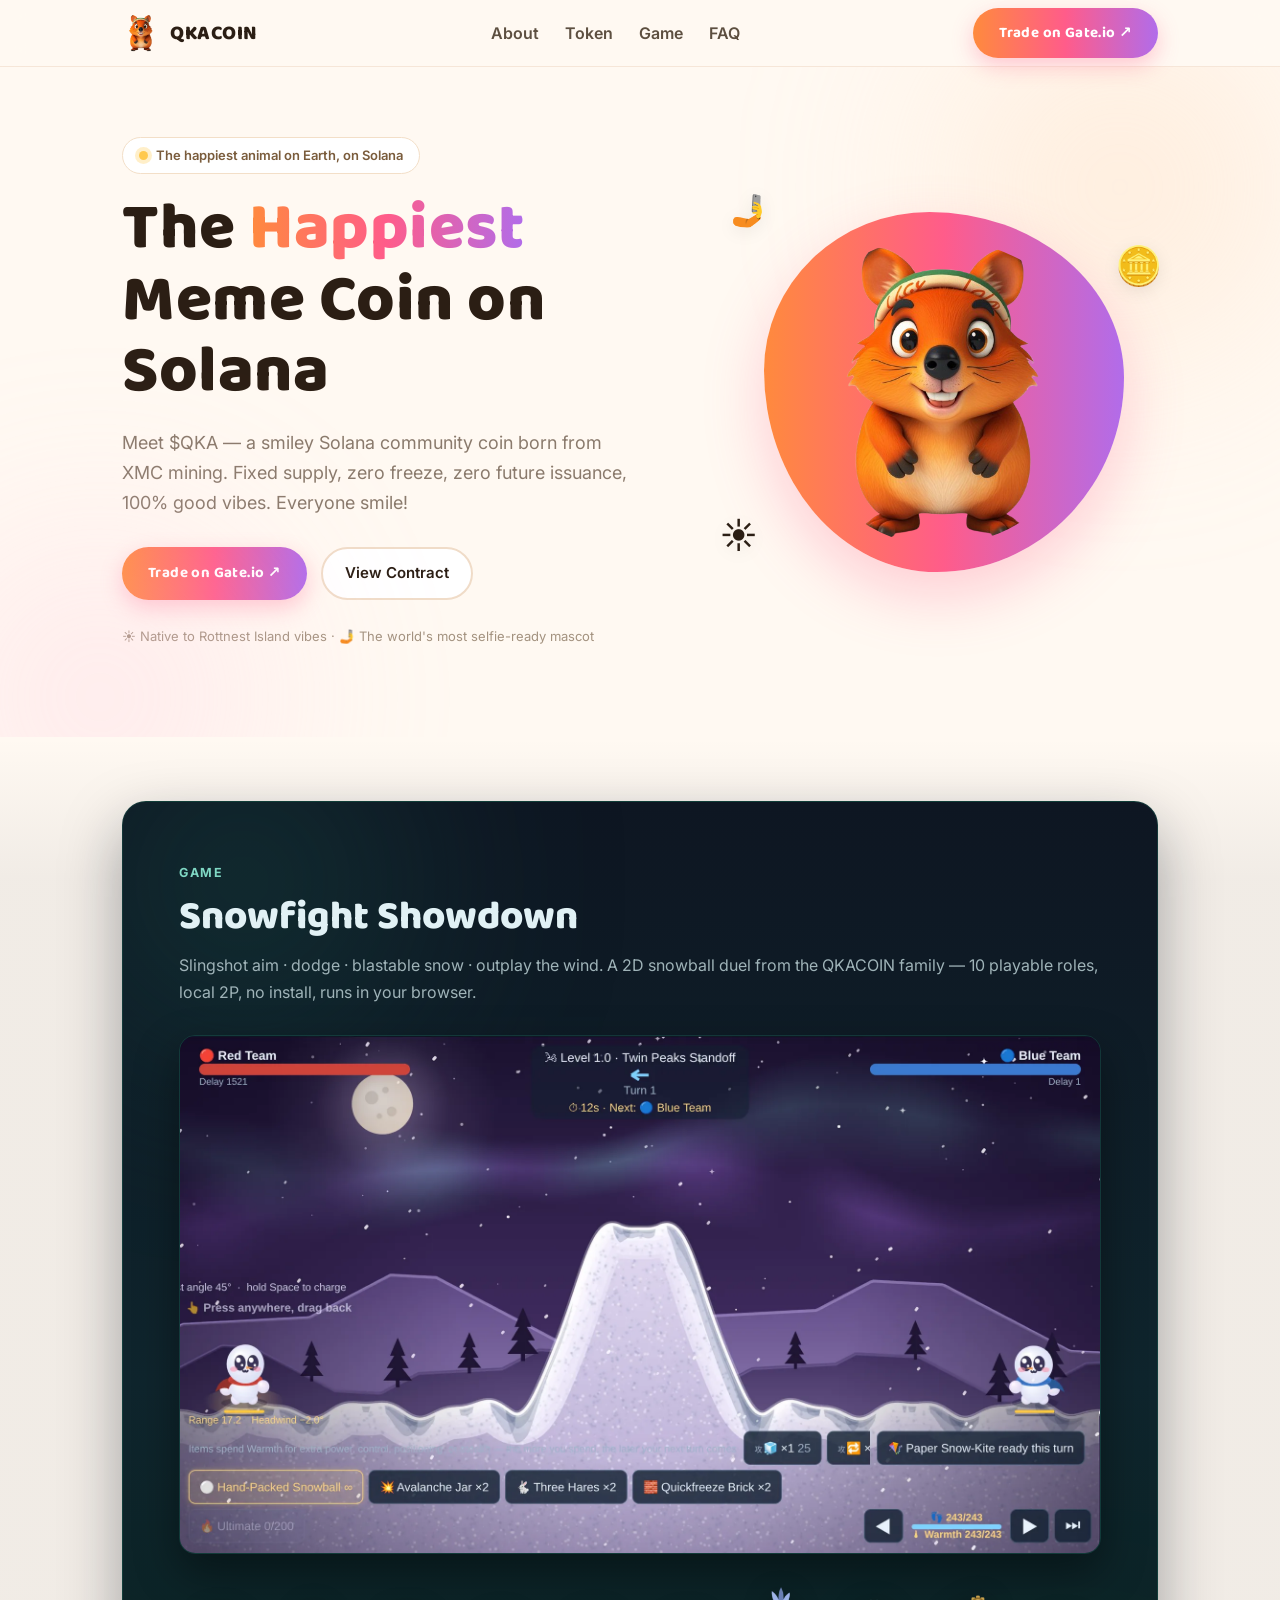
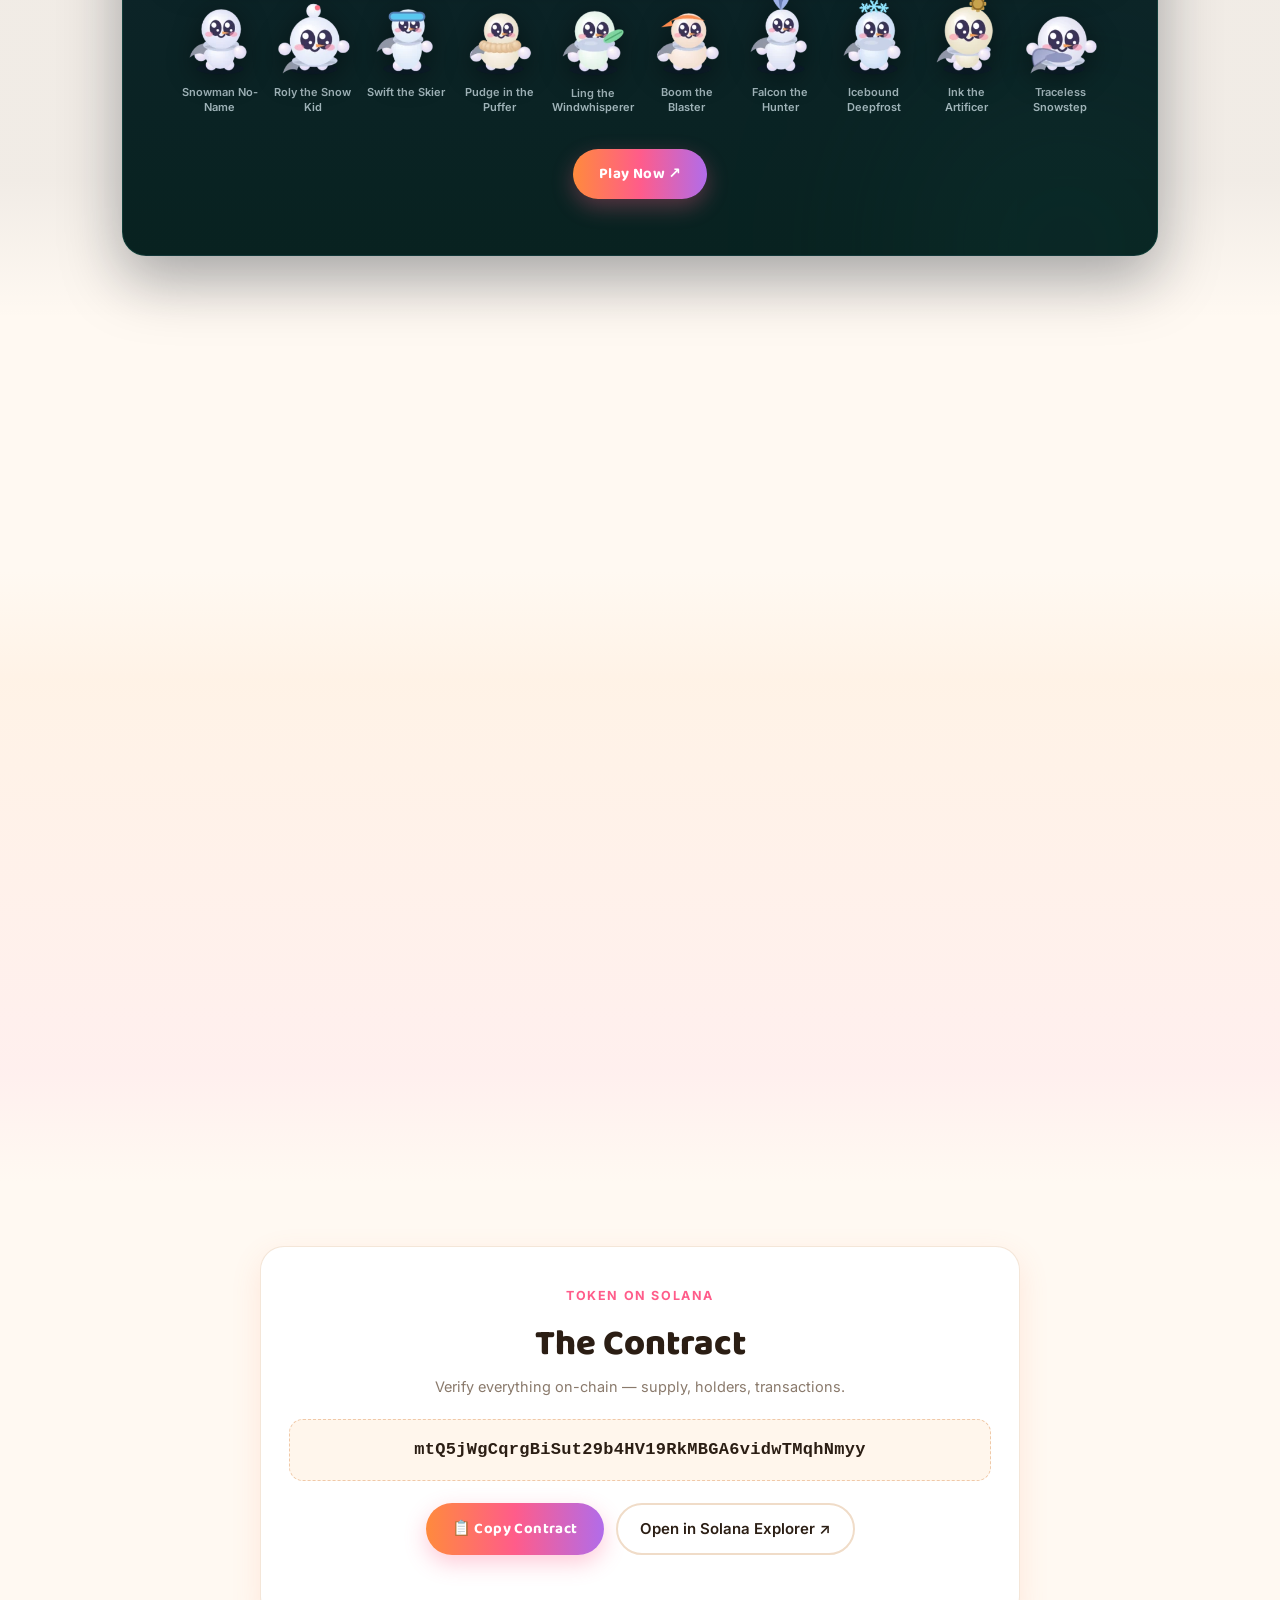
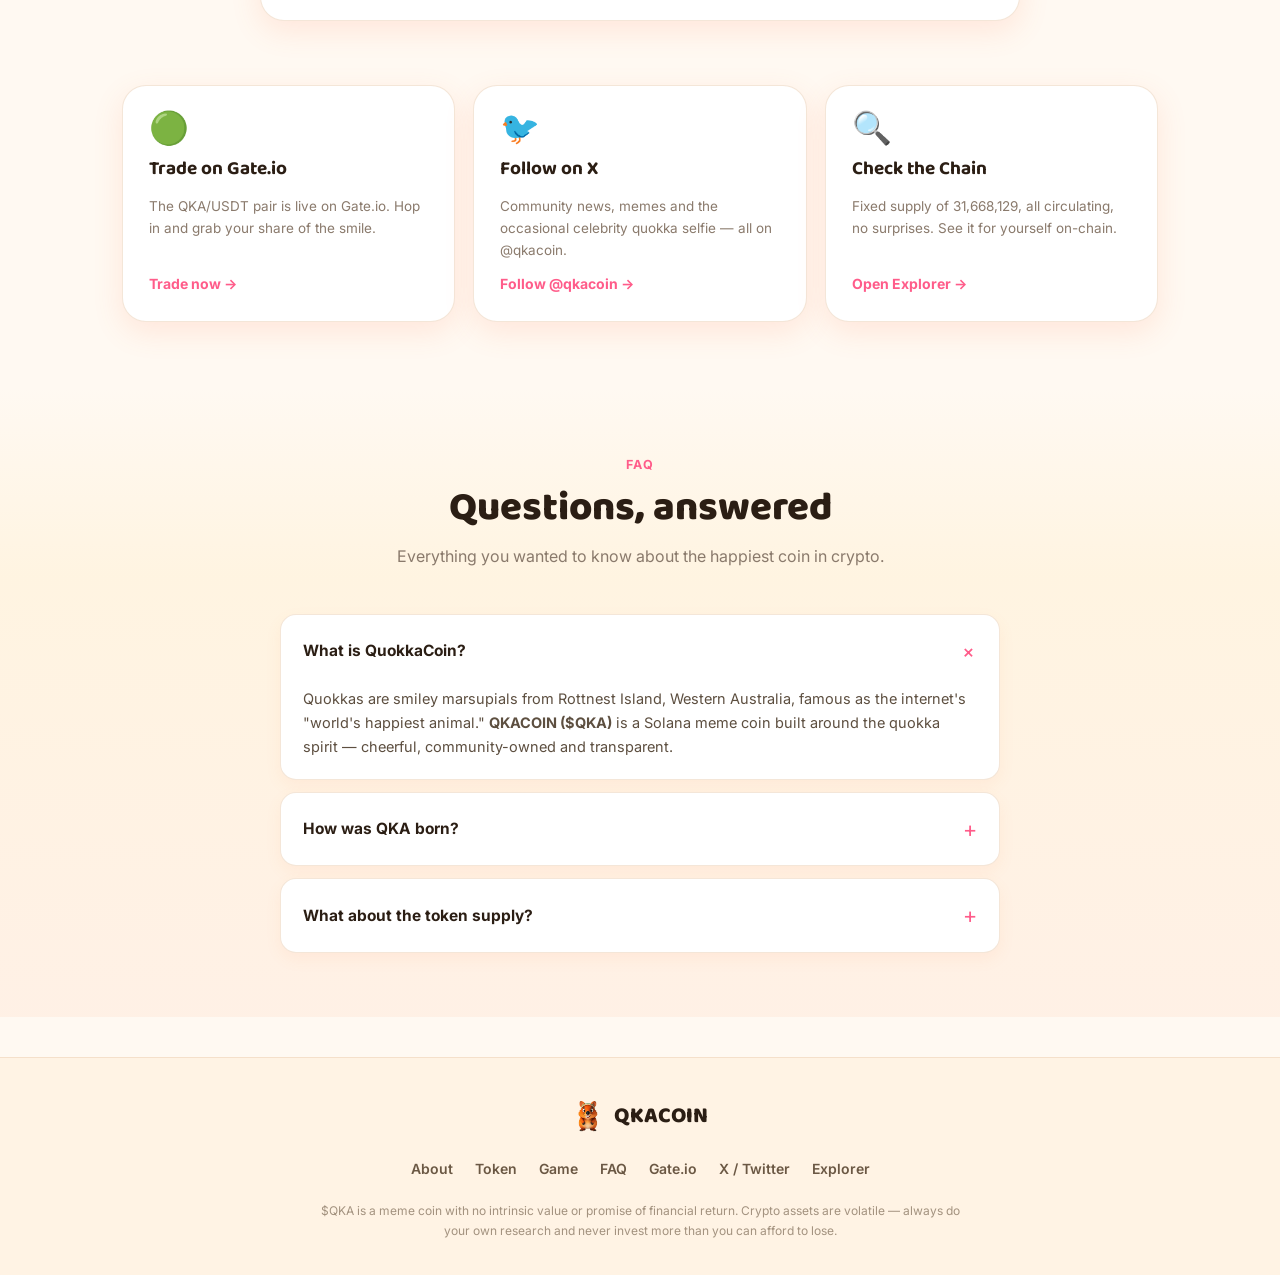
<file: index.html>
<!DOCTYPE html>
<html lang="en">
<head>
<meta charset="utf-8">
<meta name="viewport" content="width=device-width, initial-scale=1.0">
<title>QuokkaCoin — The Happiest Meme Coin on Solana</title>
<meta name="description" content="$QKA: a smiley Solana meme coin with a fixed supply of 31,668,129. Born from the XMC community. No freeze, no future issuance, all vibes.">
<link rel="icon" href="files/favicon.jpg">
<link rel="apple-touch-icon" href="files/apple-touch-icon.jpg">
<link rel="preconnect" href="https://fonts.googleapis.com">
<link rel="preconnect" href="https://fonts.gstatic.com" crossorigin>
<link href="https://fonts.googleapis.com/css2?family=Baloo+2:wght@600;700;800&family=Inter:wght@400;500;600;700&display=swap" rel="stylesheet">
<style>
  :root{
    --bg:#FFF9F2; --card:#FFFFFF; --ink:#2B1E14; --mut:#8A7A6C;
    --o1:#FF8A3D; --o2:#FF5C8A; --o3:#B16CEA; --gold:#FFC94D; --sand:#C68B59;
    --grad:linear-gradient(90deg,#FF8A3D,#FF5C8A,#B16CEA);
    --r-lg:24px; --r-md:16px; --sh:0 10px 30px rgba(255,120,80,.14);
    --f-display:"Baloo 2",system-ui,sans-serif; --f-body:"Inter",system-ui,sans-serif;
  }
  *{box-sizing:border-box; margin:0; padding:0}
  html{scroll-behavior:smooth}
  body{background:var(--bg); color:var(--ink); font-family:var(--f-body); font-size:16px; line-height:1.65; -webkit-font-smoothing:antialiased}
  ::selection{background:var(--gold)}
  img{max-width:100%}
  a{color:inherit; text-decoration:none}
  .wrap{max-width:1080px; margin:0 auto; padding:0 22px}
  .grad{background:var(--grad); -webkit-background-clip:text; background-clip:text; color:transparent}
  /* ---------- Header ---------- */
  header{position:sticky; top:0; z-index:50; background:rgba(255,249,242,.82); backdrop-filter:blur(12px); -webkit-backdrop-filter:blur(12px); border-bottom:1px solid rgba(198,139,89,.16)}
  .nav{display:flex; align-items:center; justify-content:space-between; height:66px}
  .brand{display:flex; align-items:center; gap:10px; font-family:var(--f-display); font-weight:800; font-size:20px; letter-spacing:.5px}
  .brand img{width:38px; height:38px; border-radius:12px}
  .nav-links{display:flex; align-items:center; gap:26px; list-style:none}
  .nav-links a{font-weight:600; color:#5d4f40; transition:color .2s}
  .nav-links a:hover{color:var(--o2)}
  .nav-cta{display:flex; align-items:center; gap:10px}
  #hamburger{display:none; background:none; border:0; font-size:26px; cursor:pointer; line-height:1}
  /* ---------- Buttons ---------- */
  .btn-grad{display:inline-flex; align-items:center; gap:8px; background:var(--grad); color:#fff; font-weight:700; font-family:var(--f-display); padding:13px 26px; border-radius:999px; border:0; cursor:pointer; font-size:15px; letter-spacing:.4px; box-shadow:0 8px 22px rgba(255,92,138,.32); transition:transform .18s, box-shadow .18s}
  .btn-grad:hover{transform:translateY(-2px); box-shadow:0 12px 28px rgba(255,92,138,.42)}
  .btn-ghost{display:inline-flex; align-items:center; gap:8px; background:var(--card); color:var(--ink); font-weight:600; padding:12px 22px; border-radius:999px; border:2px solid #f0dcc8; cursor:pointer; font-size:15px; transition:border-color .2s, transform .18s}
  .btn-ghost:hover{border-color:var(--o1); transform:translateY(-2px)}
  /* ---------- Hero ---------- */
  .hero{position:relative; overflow:hidden; padding:70px 0 90px}
  .hero::before{content:""; position:absolute; width:560px; height:560px; border-radius:50%; filter:blur(90px); opacity:.5; background:radial-gradient(circle,#FFD9B8,transparent 65%); top:-160px; right:-120px; pointer-events:none}
  .hero::after{content:""; position:absolute; width:480px; height:480px; border-radius:50%; filter:blur(100px); opacity:.45; background:radial-gradient(circle,#FFC4DC,transparent 65%); bottom:-200px; left:-140px; pointer-events:none}
  .hero-grid{display:grid; grid-template-columns:1.15fr .85fr; gap:30px; align-items:center; position:relative}
  .badge{display:inline-flex; align-items:center; gap:8px; background:#fff; border:1.5px solid #f3dfc8; padding:7px 16px; border-radius:999px; font-size:13px; font-weight:600; color:#7a5c3c; margin-bottom:20px}
  .badge .dot{width:9px; height:9px; border-radius:50%; background:var(--gold); box-shadow:0 0 0 4px rgba(255,201,77,.3)}
  .hero h1{font-family:var(--f-display); font-weight:800; font-size:clamp(40px,6vw,66px); line-height:1.08; letter-spacing:.5px}
  .hero p.lede{font-size:clamp(15px,1.6vw,18px); color:var(--mut); max-width:520px; margin:20px 0 30px}
  .hero-actions{display:flex; gap:14px; flex-wrap:wrap}
  .hero-note{margin-top:26px; font-size:13px; color:#a3927f; display:flex; align-items:center; gap:8px; flex-wrap:wrap}
  .mono{font-family:ui-monospace,Menlo,Consolas,monospace; font-size:13px; background:#fff; border:1px solid #f0dcc8; border-radius:8px; padding:4px 10px; color:#7a5c3c}
  .quokka-wrap{position:relative; justify-self:center}
  .quokka-blob{width:min(360px,80vw); aspect-ratio:1; border-radius:46% 54% 52% 48%/44% 46% 54% 56%; background:var(--grad); display:grid; place-items:center; padding:26px; animation:blob 9s ease-in-out infinite; box-shadow:0 24px 60px rgba(255,92,138,.28)}
  .quokka-blob img{width:100%; height:100%; object-fit:contain; border-radius:inherit}
  @keyframes blob{0%,100%{border-radius:46% 54% 52% 48%/44% 46% 54% 56%}50%{border-radius:52% 48% 44% 56%/54% 52% 46% 48%}}
  .float{position:absolute; font-size:30px; animation:floaty 4.5s ease-in-out infinite; filter:drop-shadow(0 4px 8px rgba(0,0,0,.08))}
  .float.f1{top:-26px; left:-34px; animation-delay:0s}
  .float.f2{top:6%; right:-38px; animation-delay:1.2s; font-size:38px}
  .float.f3{bottom:2%; left:-44px; animation-delay:2.3s; font-size:36px}
  @keyframes floaty{0%,100%{transform:translateY(0) rotate(-4deg)}50%{transform:translateY(-14px) rotate(5deg)}}
  /* ---------- Stats ---------- */
  .stats{padding:34px 0 60px}
  .stats-grid{display:grid; grid-template-columns:repeat(4,1fr); gap:18px}
  .stat{background:var(--card); border-radius:var(--r-lg); padding:26px 22px; text-align:center; box-shadow:var(--sh); border:1px solid rgba(240,220,200,.6); transition:transform .2s}
  .stat:hover{transform:translateY(-5px) rotate(-.5deg)}
  .stat .num{font-family:var(--f-display); font-weight:800; font-size:clamp(24px,3vw,34px); background:var(--grad); -webkit-background-clip:text; background-clip:text; color:transparent; line-height:1.15}
  .stat .lbl{margin-top:6px; font-size:13.5px; font-weight:600; color:var(--mut)}
  .stat .sub{display:inline-block; margin-top:10px; font-size:11.5px; font-weight:700; letter-spacing:.6px; text-transform:uppercase; color:#fff; background:var(--o1); border-radius:999px; padding:3px 10px}
  /* ---------- Generic sections ---------- */
  section{padding:64px 0}
  .sec-head{text-align:center; max-width:640px; margin:0 auto 44px}
  .sec-head .kicker{display:inline-block; font-size:12.5px; font-weight:700; letter-spacing:1.6px; text-transform:uppercase; color:var(--o2); margin-bottom:10px}
  .sec-head h2{font-family:var(--f-display); font-weight:800; font-size:clamp(28px,4vw,40px); line-height:1.15}
  .sec-head p{color:var(--mut); margin-top:12px}
  /* ---------- Story ---------- */
  .story{background:linear-gradient(180deg,transparent, rgba(255,210,170,.16) 18%, rgba(255,196,220,.18) 82%, transparent)}
  .story-grid{display:grid; grid-template-columns:.9fr 1.1fr; gap:44px; align-items:center}
  .story-img{position:relative; justify-self:center}
  .story-img img{width:min(340px,78vw); border-radius:var(--r-lg); box-shadow:0 24px 50px rgba(160,100,40,.18); border:6px solid #fff; transform:rotate(-2deg)}
  .story-img .tape{position:absolute; top:-14px; left:50%; transform:translateX(-50%) rotate(2deg); background:var(--gold); color:#6b4a1a; font-weight:700; font-size:12px; letter-spacing:.8px; padding:5px 16px; border-radius:6px; box-shadow:0 4px 10px rgba(0,0,0,.1)}
  .story-copy h3{font-family:var(--f-display); font-weight:800; font-size:clamp(22px,2.6vw,30px); margin:26px 0 12px}
  .story-copy h3:first-child{margin-top:0}
  .story-copy p{color:#5d4f40; margin-bottom:12px}
  .story-copy p:last-child{margin-bottom:0}
  .story-card{background:#fff; border-radius:var(--r-lg); padding:22px 24px; border:1px solid rgba(240,220,200,.7); margin-top:18px; box-shadow:var(--sh)}
  .story-card b{color:var(--o2)}
  /* ---------- Contract ---------- */
  .contract{text-align:center}
  .c-box{max-width:760px; margin:0 auto; background:var(--card); border-radius:var(--r-lg); border:1px solid rgba(240,220,200,.7); box-shadow:var(--sh); padding:34px 28px}
  .c-addr{font-family:ui-monospace,Menlo,Consolas,monospace; font-size:clamp(13px,2vw,17px); font-weight:600; color:var(--ink); background:#FFF6EC; border:1.5px dashed #f0c9a8; border-radius:14px; padding:16px 12px; word-break:break-all; margin:20px 0 22px; letter-spacing:.3px}
  .c-actions{display:flex; gap:12px; justify-content:center; flex-wrap:wrap}
  #copyStatus{display:block; margin-top:14px; font-size:13.5px; font-weight:600; color:#2aa46d; min-height:1.2em}
  /* ---------- Link cards ---------- */
  .links-grid{display:grid; grid-template-columns:repeat(3,1fr); gap:18px}
  .l-card{background:var(--card); border-radius:var(--r-lg); border:1px solid rgba(240,220,200,.7); box-shadow:var(--sh); padding:26px; display:flex; flex-direction:column; gap:10px; transition:transform .2s, box-shadow .2s}
  .l-card:hover{transform:translateY(-6px); box-shadow:0 18px 40px rgba(255,120,80,.2)}
  .l-card .ico{font-size:32px; line-height:1}
  .l-card h3{font-family:var(--f-display); font-weight:700; font-size:19px}
  .l-card p{font-size:13.5px; color:var(--mut); flex:1}
  .l-card .go{font-weight:700; color:var(--o2); font-size:14px}
  /* ---------- FAQ ---------- */
  .faq-list{max-width:720px; margin:0 auto; display:grid; gap:12px}
  details{background:var(--card); border-radius:var(--r-md); border:1px solid rgba(240,220,200,.7); box-shadow:0 6px 16px rgba(255,140,80,.08); overflow:hidden}
  summary{cursor:pointer; list-style:none; display:flex; justify-content:space-between; align-items:center; gap:14px; padding:18px 22px; font-weight:700; font-size:15.5px}
  summary::-webkit-details-marker{display:none}
  summary::after{content:"+"; font-size:22px; font-weight:400; color:var(--o2); transition:transform .25s; flex:none}
  details[open] summary::after{transform:rotate(45deg)}
  details .a{padding:0 22px 20px; color:#5d4f40; font-size:14.5px}
  details .a a{color:var(--o2); font-weight:600; border-bottom:1px dashed var(--o2)}
  /* ---------- Game section (dark stage) ---------- */
  .game{background:linear-gradient(180deg,transparent,rgba(14,22,34,.06) 12%,rgba(14,22,34,.06) 88%,transparent)}
  .stage{background:linear-gradient(180deg,#0e1622,#0f252d 55%,#082220); border-radius:var(--r-lg); border:1px solid rgba(25,88,78,.5); box-shadow:0 24px 60px rgba(14,22,34,.35); padding:clamp(28px,5vw,56px); position:relative; overflow:hidden}
  .stage::before{content:""; position:absolute; width:520px; height:520px; border-radius:50%; filter:blur(100px); opacity:.5; background:radial-gradient(circle,#19584e,transparent 65%); top:-180px; left:-140px; pointer-events:none}
  .stage::after{content:""; position:absolute; width:420px; height:420px; border-radius:50%; filter:blur(110px); opacity:.35; background:radial-gradient(circle,#19584e,transparent 65%); bottom:-200px; right:-120px; pointer-events:none}
  .stage > *{position:relative; z-index:1}
  .stage .kicker{color:#7fd8c4}
  .stage h2{color:#e1f1f5}
  .stage p.tagline{color:#9fb3b8; margin-top:12px}
  .game-hero{margin:30px 0 0; border-radius:var(--r-md); overflow:hidden; border:1px solid rgba(25,88,78,.45); box-shadow:0 18px 44px rgba(0,0,0,.4)}
  .game-hero img{display:block; width:100%; aspect-ratio:16/9; object-fit:cover}
  .roles{margin:30px 0 0; display:grid; grid-template-columns:repeat(10,1fr); gap:12px}
  .role{text-align:center}
  .role img{width:100%; height:auto; max-width:96px; display:block; margin:0 auto; filter:drop-shadow(0 6px 14px rgba(0,0,0,.45))}
  .role span{display:block; margin-top:8px; font-size:11px; line-height:1.3; color:#9fb3b8; font-weight:600}
  .game-actions{margin-top:34px; text-align:center}
  @media (max-width:920px){
    .roles{grid-template-columns:repeat(5,1fr); gap:14px}
  }
  @media (max-width:480px){
    .roles{grid-template-columns:repeat(3,1fr)}
    .role span{font-size:10px}
  }
  /* ---------- Footer ---------- */
  footer{margin-top:40px; border-top:1px solid rgba(198,139,89,.18); padding:40px 0 34px; text-align:center; background:#FFF3E4}
  .foot-brand{display:inline-flex; align-items:center; gap:10px; font-family:var(--f-display); font-weight:800; font-size:22px}
  .foot-brand img{width:32px; height:32px; border-radius:10px}
  .foot-links{display:flex; gap:22px; justify-content:center; flex-wrap:wrap; margin:16px 0 20px; list-style:none}
  .foot-links a{font-weight:600; color:#6b5844; font-size:14px}
  .foot-links a:hover{color:var(--o2)}
  .disc{font-size:12px; color:#a3927f; max-width:640px; margin:0 auto}
  /* ---------- Scroll reveal ---------- */
  .rv{opacity:0; transform:translateY(24px); transition:opacity .7s ease, transform .7s ease}
  .rv.in{opacity:1; transform:none}
  @media (prefers-reduced-motion:reduce){*{animation:none!important; transition:none!important} html{scroll-behavior:auto} .rv{opacity:1; transform:none}}
  /* ---------- Responsive ---------- */
  @media (max-width:920px){
    .hero-grid{grid-template-columns:1fr; text-align:center; gap:54px}
    .hero p.lede{margin-inline:auto}
    .hero-actions,.hero-note{justify-content:center}
    .quokka-blob{width:min(300px,74vw)}
    .stats-grid{grid-template-columns:repeat(2,1fr)}
    .story-grid{grid-template-columns:1fr; gap:40px}
    .links-grid{grid-template-columns:1fr}
    .nav-links{position:fixed; inset:66px 0 auto 0; background:#FFF9F2; flex-direction:column; gap:0; padding:10px 22px 20px; border-bottom:1px solid #f0dcc8; display:none; box-shadow:0 18px 30px rgba(0,0,0,.06)}
    .nav-links.open{display:flex}
    .nav-links li{width:100%; text-align:center; padding:12px 0}
    #hamburger{display:block}
    .nav-cta .btn-grad{padding:10px 18px; font-size:13.5px}
  }
  @media (max-width:480px){
    .stats-grid{grid-template-columns:1fr 1fr; gap:12px}
    .stat{padding:18px 12px}
    section{padding:48px 0}
  }
</style>
</head>
<body>

<header>
  <div class="wrap nav">
    <a class="brand" href="#top"><img src="files/quokka_hi_logo.svg" alt="Quokka mascot"><span>QKACOIN</span></a>
    <ul class="nav-links" id="navLinks">
      <li><a href="#story">About</a></li>
      <li><a href="#token">Token</a></li>
      <li><a href="#game">Game</a></li>
      <li><a href="#faq">FAQ</a></li>
    </ul>
    <div class="nav-cta">
      <a class="btn-grad" href="https://www.gate.io/trade/QKA_USDT" target="_blank" rel="noopener">Trade on Gate.io ↗</a>
      <button id="hamburger" aria-label="Menu">☰</button>
    </div>
  </div>
</header>

<main id="top">
  <!-- Hero -->
  <section class="hero">
    <div class="wrap hero-grid">
      <div class="rv">
        <span class="badge"><span class="dot"></span>The happiest animal on Earth, on Solana</span>
        <h1>The <span class="grad">Happiest</span> Meme Coin on Solana</h1>
        <p class="lede">Meet $QKA — a smiley Solana community coin born from XMC mining. Fixed supply, zero freeze, zero future issuance, 100% good vibes. Everyone smile!</p>
        <div class="hero-actions">
          <a class="btn-grad" href="https://www.gate.io/trade/QKA_USDT" target="_blank" rel="noopener">Trade on Gate.io ↗</a>
          <a class="btn-ghost" href="#token">View Contract</a>
        </div>
        <div class="hero-note">☀️ Native to Rottnest Island vibes · 🤳 The world's most selfie-ready mascot</div>
      </div>
      <div class="quokka-wrap rv">
        <span class="float f1">🤳</span><span class="float f2">🪙</span><span class="float f3">☀️</span>
        <div class="quokka-blob"><img src="files/quokka_hi_logo.svg" alt="QuokkaCoin logo"></div>
      </div>
    </div>
  </section>

  <!-- Game -->
  <section class="game" id="game">
    <div class="wrap">
      <div class="stage rv">
        <span class="kicker" style="display:inline-block;font-size:12.5px;font-weight:700;letter-spacing:1.6px;text-transform:uppercase;margin-bottom:10px">Game</span>
        <h2 style="font-family:var(--f-display);font-weight:800;font-size:clamp(28px,4vw,40px);line-height:1.15">Snowfight Showdown</h2>
        <p class="tagline">Slingshot aim · dodge · blastable snow · outplay the wind. A 2D snowball duel from the QKACOIN family — 10 playable roles, local 2P, no install, runs in your browser.</p>
        <figure class="game-hero">
          <img src="files/game/main.webp" alt="Snowfight Showdown gameplay — two teams of snow creatures duelling under an aurora sky" loading="lazy">
        </figure>
        <div class="roles">
          <div class="role"><img src="files/game/roles/plain.webp"  alt="Snowman No-Name" loading="lazy"><span>Snowman No-Name</span></div>
          <div class="role"><img src="files/game/roles/wan.webp"    alt="Roly the Snow Kid" loading="lazy"><span>Roly the Snow Kid</span></div>
          <div class="role"><img src="files/game/roles/fei.webp"    alt="Swift the Skier" loading="lazy"><span>Swift the Skier</span></div>
          <div class="role"><img src="files/game/roles/dun.webp"    alt="Pudge in the Puffer" loading="lazy"><span>Pudge in the Puffer</span></div>
          <div class="role"><img src="files/game/roles/ling.webp"   alt="Ling the Windwhisperer" loading="lazy"><span>Ling the Windwhisperer</span></div>
          <div class="role"><img src="files/game/roles/hong.webp"   alt="Boom the Blaster" loading="lazy"><span>Boom the Blaster</span></div>
          <div class="role"><img src="files/game/roles/sun.webp"    alt="Falcon the Hunter" loading="lazy"><span>Falcon the Hunter</span></div>
          <div class="role"><img src="files/game/roles/shuang.webp" alt="Icebound Deepfrost" loading="lazy"><span>Icebound Deepfrost</span></div>
          <div class="role"><img src="files/game/roles/mo.webp"     alt="Ink the Artificer" loading="lazy"><span>Ink the Artificer</span></div>
          <div class="role"><img src="files/game/roles/hen.webp"    alt="Traceless Snowstep" loading="lazy"><span>Traceless Snowstep</span></div>
        </div>
        <div class="game-actions">
          <a class="btn-grad" href="game/">Play Now ↗</a>
        </div>
      </div>
    </div>
  </section>

  <!-- Stats -->
  <section class="stats" id="token">
    <div class="wrap">
      <div class="stats-grid">
        <div class="stat rv"><div class="num">31,668,129</div><div class="lbl">Total Supply</div><span class="sub">Fixed forever</span></div>
        <div class="stat rv"><div class="num">0</div><div class="lbl">Future Issuance</div><span class="sub">No more minted</span></div>
        <div class="stat rv"><div class="num">0</div><div class="lbl">Freeze Permissions</div><span class="sub">Not a chance</span></div>
        <div class="stat rv"><div class="num">100%</div><div class="lbl">Circulating</div><span class="sub">All in the wild</span></div>
      </div>
    </div>
  </section>

  <!-- Story -->
  <section class="story" id="story">
    <div class="wrap story-grid">
      <div class="story-img rv">
        <span class="tape">WORLD'S HAPPIEST ANIMAL</span>
        <img src="files/quokka-2.jpg" alt="A smiling quokka">
      </div>
      <div class="story-copy rv">
        <span class="kicker" style="color:var(--o2);font-size:12.5px;font-weight:700;letter-spacing:1.6px;text-transform:uppercase">About</span>
        <h3>Why so smiley?</h3>
        <p>We are quokkas — the famously smiling marsupials of Rottnest Island, off the coast of Western Australia. In the mid-2010s we went viral as the internet's <b>"world's happiest animal"</b>, and the quokka selfie became a global trend — snapped by Chris Hemsworth, Shawn Mendes, Margot Robbie and many more.</p>
        <div class="story-card">
          <h3 style="margin:0 0 10px;font-size:19px">From XMC to <span class="grad">QKACOIN</span></h3>
          <p style="margin:0">QKA was born from XMC mining, in response to where global regulation is heading. To keep the project healthy for the long run, the XMC team listened to the community and the exchange and turned XMC into a meme coin: <b>$QKA</b>. A token with nothing to hide — and a face that won't stop smiling.</p>
        </div>
      </div>
    </div>
  </section>

  <!-- Contract -->
  <section class="contract">
    <div class="wrap">
      <div class="c-box rv">
        <span class="kicker" style="font-size:12.5px;font-weight:700;letter-spacing:1.6px;text-transform:uppercase;color:var(--o2)">Token on Solana</span>
        <h2 style="font-family:var(--f-display);font-weight:800;font-size:clamp(26px,3.4vw,36px);margin-top:8px">The Contract</h2>
        <p style="color:var(--mut);font-size:14.5px">Verify everything on-chain — supply, holders, transactions.</p>
        <div class="c-addr" id="contractAddr">mtQ5jWgCqrgBiSut29b4HV19RkMBGA6vidwTMqhNmyy</div>
        <div class="c-actions">
          <button class="btn-grad" id="copyBtn">📋 Copy Contract</button>
          <a class="btn-ghost" href="https://explorer.solana.com/address/mtQ5jWgCqrgBiSut29b4HV19RkMBGA6vidwTMqhNmyy/instructions" target="_blank" rel="noopener">Open in Solana Explorer ↗</a>
        </div>
        <span id="copyStatus" role="status"></span>
      </div>
    </div>
  </section>

  <!-- Links -->
  <section style="padding-top:0">
    <div class="wrap">
      <div class="links-grid">
        <a class="l-card rv" href="https://www.gate.io/trade/QKA_USDT" target="_blank" rel="noopener">
          <span class="ico">🟢</span><h3>Trade on Gate.io</h3>
          <p>The QKA/USDT pair is live on Gate.io. Hop in and grab your share of the smile.</p>
          <span class="go">Trade now →</span>
        </a>
        <a class="l-card rv" href="https://twitter.com/qkacoin" target="_blank" rel="noopener">
          <span class="ico">🐦</span><h3>Follow on X</h3>
          <p>Community news, memes and the occasional celebrity quokka selfie — all on @qkacoin.</p>
          <span class="go">Follow @qkacoin →</span>
        </a>
        <a class="l-card rv" href="https://explorer.solana.com/address/mtQ5jWgCqrgBiSut29b4HV19RkMBGA6vidwTMqhNmyy/instructions" target="_blank" rel="noopener">
          <span class="ico">🔍</span><h3>Check the Chain</h3>
          <p>Fixed supply of 31,668,129, all circulating, no surprises. See it for yourself on-chain.</p>
          <span class="go">Open Explorer →</span>
        </a>
      </div>
    </div>
  </section>

  <!-- FAQ -->
  <section id="faq" style="background:linear-gradient(180deg,transparent,rgba(255,201,77,.10) 30%,rgba(255,140,80,.08) 100%)">
    <div class="wrap">
      <div class="sec-head rv">
        <span class="kicker">FAQ</span>
        <h2>Questions, answered</h2>
        <p>Everything you wanted to know about the happiest coin in crypto.</p>
      </div>
      <div class="faq-list">
        <details class="rv" open>
          <summary>What is QuokkaCoin?</summary>
          <div class="a">Quokkas are smiley marsupials from Rottnest Island, Western Australia, famous as the internet's "world's happiest animal." <b>QKACOIN ($QKA)</b> is a Solana meme coin built around the quokka spirit — cheerful, community-owned and transparent.</div>
        </details>
        <details class="rv">
          <summary>How was QKA born?</summary>
          <div class="a">$QKA comes from XMC mining. Facing tightening global regulations, the XMC project team respected the views of its community and exchange partners and decided to convert XMC into a community meme coin: QuokkaCoin. A fresh start, same family.</div>
        </details>
        <details class="rv">
          <summary>What about the token supply?</summary>
          <div class="a">The total supply of QKA is <b>31,668,129</b> — fully verifiable on the <a href="https://explorer.solana.com/address/mtQ5jWgCqrgBiSut29b4HV19RkMBGA6vidwTMqhNmyy/instructions" target="_blank" rel="noopener">Solana Explorer</a>. It is fixed with no future issuance, and there are no freezing permissions, so every single token can circulate freely.</div>
        </details>
      </div>
    </div>
  </section>
</main>

<footer>
  <div class="wrap">
    <div class="foot-brand"><img src="files/quokka_hi_logo.svg" alt="">QKACOIN</div>
    <ul class="foot-links">
      <li><a href="#story">About</a></li>
      <li><a href="#token">Token</a></li>
      <li><a href="#game">Game</a></li>
      <li><a href="#faq">FAQ</a></li>
      <li><a href="https://www.gate.io/trade/QKA_USDT" target="_blank" rel="noopener">Gate.io</a></li>
      <li><a href="https://twitter.com/qkacoin" target="_blank" rel="noopener">X / Twitter</a></li>
      <li><a href="https://explorer.solana.com/address/mtQ5jWgCqrgBiSut29b4HV19RkMBGA6vidwTMqhNmyy/instructions" target="_blank" rel="noopener">Explorer</a></li>
    </ul>
    <p class="disc">$QKA is a meme coin with no intrinsic value or promise of financial return. Crypto assets are volatile — always do your own research and never invest more than you can afford to lose.</p>
  </div>
</footer>

<script>
(function(){
  // Mobile menu
  var ham = document.getElementById('hamburger'), links = document.getElementById('navLinks');
  ham.addEventListener('click', function(){ links.classList.toggle('open'); });
  links.addEventListener('click', function(e){ if(e.target.tagName==='A') links.classList.remove('open'); });

  // Copy contract address
  var btn = document.getElementById('copyBtn'), statusEl = document.getElementById('copyStatus');
  var addr = document.getElementById('contractAddr').textContent.trim();
  btn.addEventListener('click', function(){
    function done(ok){
      statusEl.textContent = ok ? 'Copied to clipboard ✓' : 'Press Ctrl+C to copy the address above';
      setTimeout(function(){ statusEl.textContent = ''; }, 2600);
    }
    if (navigator.clipboard && navigator.clipboard.writeText) {
      navigator.clipboard.writeText(addr).then(function(){ done(true); }, function(){ done(false); });
    } else {
      var ta = document.createElement('textarea');
      ta.value = addr; ta.style.position='fixed'; ta.style.opacity='0';
      document.body.appendChild(ta); ta.select();
      try { done(document.execCommand('copy')); } catch(e){ done(false); }
      document.body.removeChild(ta);
    }
  });

  // Scroll reveal
  var rvs = document.querySelectorAll('.rv');
  if ('IntersectionObserver' in window) {
    var io = new IntersectionObserver(function(entries){
      entries.forEach(function(en){ if(en.isIntersecting){ en.target.classList.add('in'); io.unobserve(en.target); } });
    }, { threshold: .12 });
    rvs.forEach(function(el){ io.observe(el); });
  } else { rvs.forEach(function(el){ el.classList.add('in'); }); }
})();
</script>
</body>
</html>
</file>
